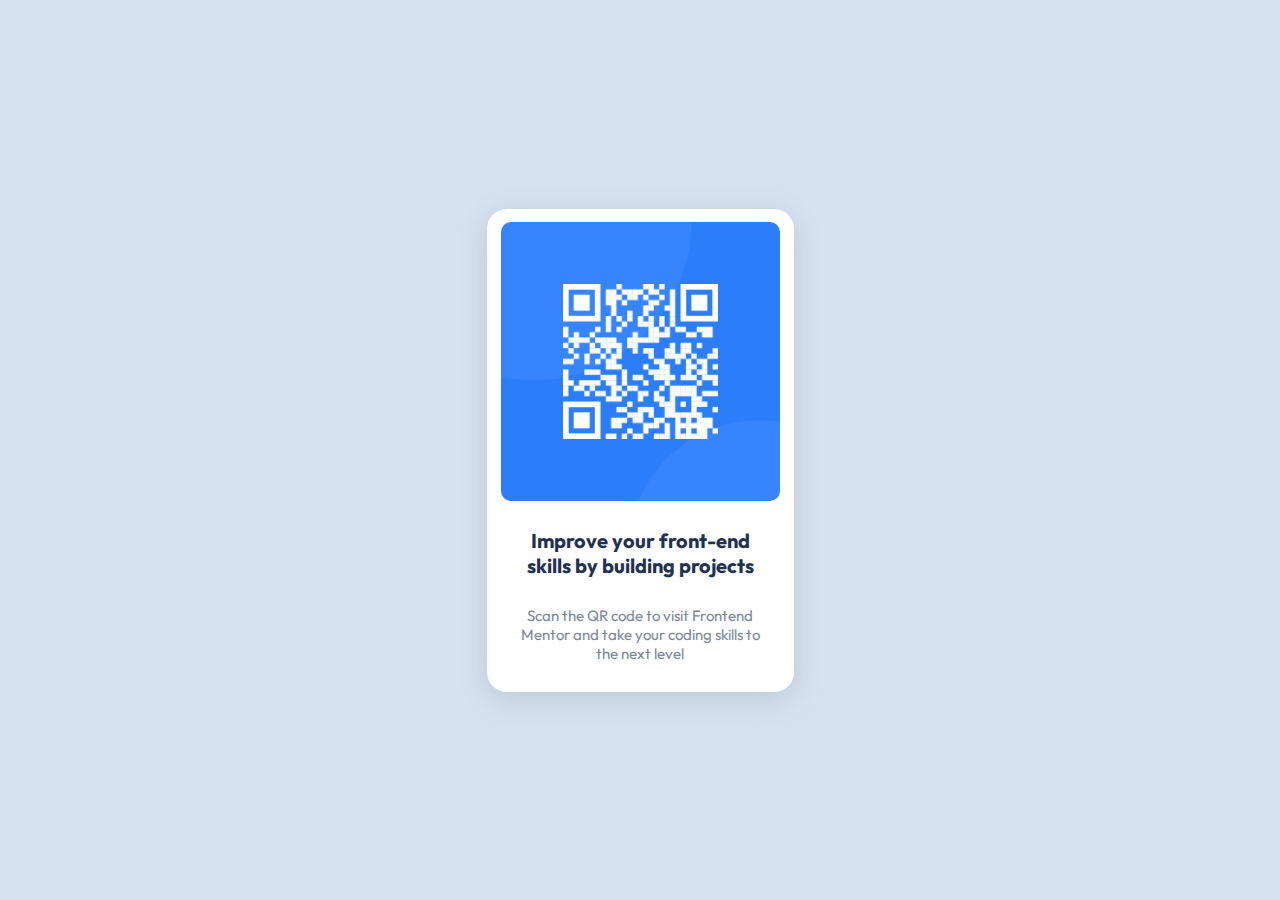
<file: index.html>
<!DOCTYPE html>
<html lang="en">
<head>
  <meta charset="UTF-8">
  <meta http-equiv="X-UA-Compatible" content="IE=edge">
  <meta name="viewport" content="width=device-width, initial-scale=1.0">
  <link rel="stylesheet" href="style.css">
  <title>Qr Code</title>
</head>
<body>
  <main>
    <div class="container">
      <img src="./images/image-qr-code.png" alt="image qr code front-end site mentor" class="image">
      <h1 class="title">Improve your front-end skills by building projects</h1>
      <p class="paragraph">Scan the QR code to visit Frontend Mentor and take your coding skills to the next level</p>
    </div>
  </main>
</body>
</html>
</file>
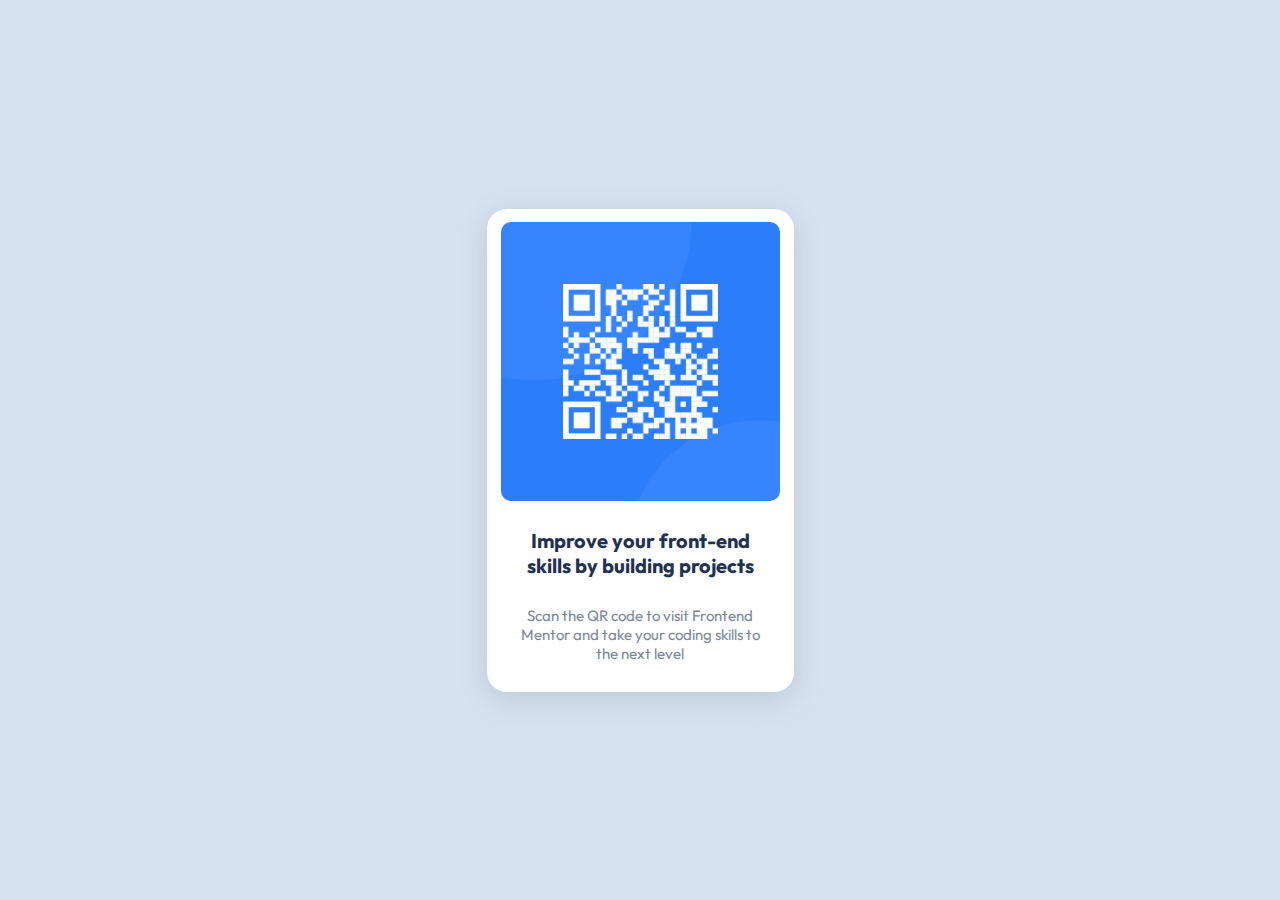
<file: src/index.html>
<!DOCTYPE html>
<html lang="pt-br">
<head>
  <meta charset="UTF-8">
  <meta http-equiv="X-UA-Compatible" content="IE=edge">
  <meta name="viewport" content="width=device-width, initial-scale=1.0">
  <link rel="stylesheet" href="style.css">
  <title>Qr Code</title>
</head>
<body>
  <div>
    <img src="./images/image-qr-code.png" alt="">
    <h1>Improve your front-end skills by building projects</h1>
    <p>Scan the QR code to visit Frontend Mentor and take your coding skills to the next level</p>
  </div>
</body>
</html>
</file>
<file: style.css>
@import url('https://fonts.googleapis.com/css2?family=Outfit:wght@400;700&display=swap');

:root {
  --color-white: hsl(0, 0%, 100%);
  --color-light-gray: hsl(212, 45%, 89%);
  --color-grayish-blue: hsl(220, 15%, 55%);
  --color-gDark-blue: hsl(218, 44%, 22%);
}

* {
  margin: 0;
  padding: 0;
  box-sizing: border-box;
  font-family: 'Outfit', sans-serif;
}

main {
  font-size: 15px;
  min-height: 100vh;
  display: flex;
  align-items: center;

  background-color: var(--color-light-gray);
}

.container {
  width: 307px;
  height: 483px;

  margin: auto;
  border-radius: 20px;

  background-color: var(--color-white);

  display: flex;
  align-items: center;
  flex-direction: column;
  justify-content: space-around;

  padding-bottom: 15px;

  box-shadow: rgba(100, 100, 111, 0.2) 0px 7px 29px 0px;
}

.image {
  width: 279px;

  border-radius: 10px;
}

.title {
  width: 260px;

  color: var(--color-gDark-blue);
  text-align: center;
  font-size: 20px;
  font-weight: 700;
}

.paragraph {
  width: 260px;

  color: var(--color-grayish-blue);
  text-align: center;
  font-weight: 400;
}
</file>
<file: src/style.css>
@import url('https://fonts.googleapis.com/css2?family=Outfit:wght@400;700&display=swap');

:root {
  --color-white: hsl(0, 0%, 100%);
  --color-light-gray: hsl(212, 45%, 89%);
  --color-grayish-blue: hsl(220, 15%, 55%);
  --color-gDark-blue: hsl(218, 44%, 22%);
}

* {
  margin: 0;
  padding: 0;
  box-sizing: border-box;
  font-family: 'Outfit', sans-serif;
}

body {
  font-size: 15px;
  height: 100vh;
  display: flex;
  align-items: center;

  background-color: var(--color-light-gray);
}

div {
  width: 307px;
  height: 483px;

  margin: auto;
  border-radius: 20px;

  background-color: var(--color-white);

  display: flex;
  align-items: center;
  flex-direction: column;
  justify-content: space-around;

  padding-bottom: 15px;

  box-shadow: rgba(100, 100, 111, 0.2) 0px 7px 29px 0px;
}

img {
  width: 279px;

  border-radius: 10px;
}

h1 {
  width: 260px;

  color: var(--color-gDark-blue);
  text-align: center;
  font-size: 20px;
  font-weight: 700;
}

p {
  width: 260px;

  color: var(--color-grayish-blue);
  text-align: center;
  font-weight: 400;
}
</file>
